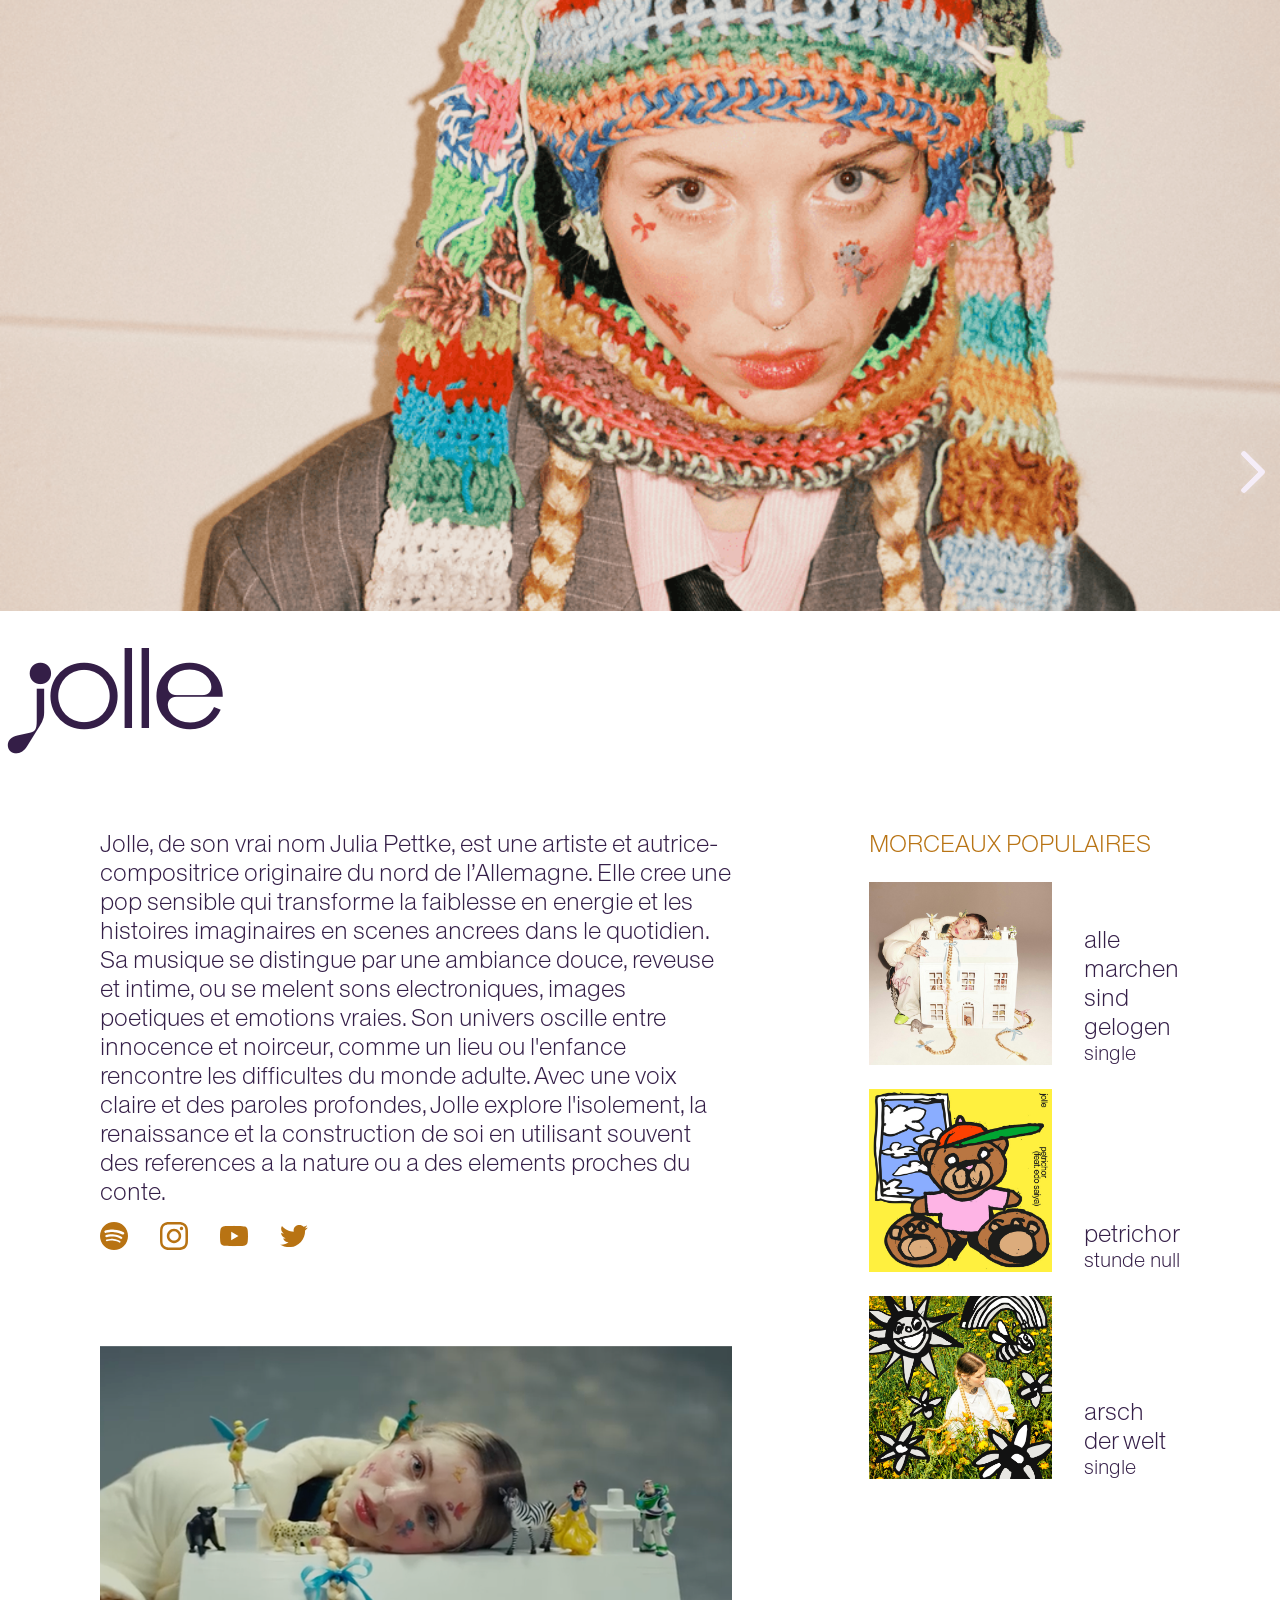
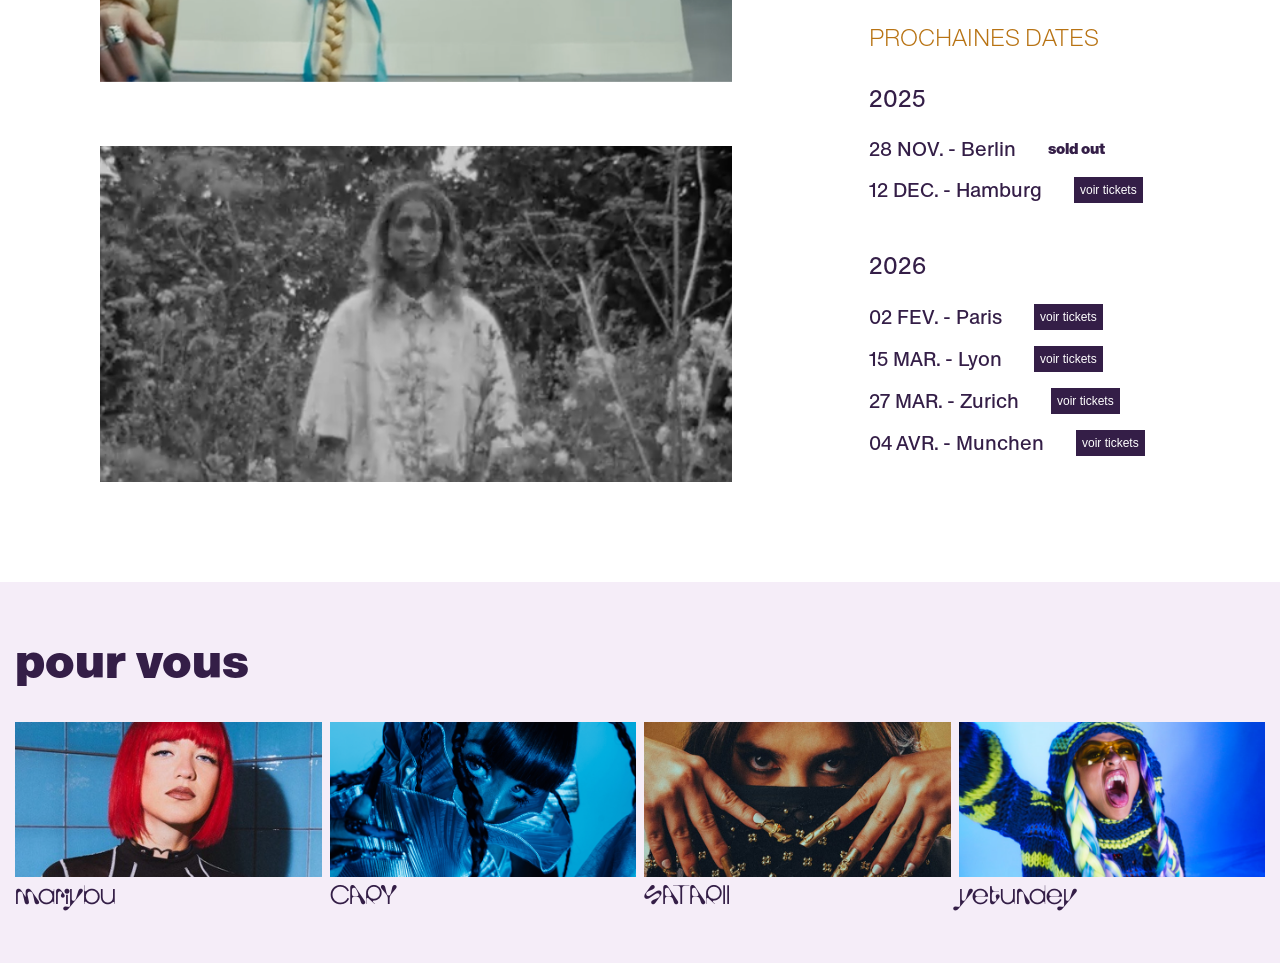
<file: src/artiste.html>
<!DOCTYPE html>
<html lang="en">
  <head>
    <meta charset="UTF-8" />
    <meta name="viewport" content="width=device-width, initial-scale=1.0" />
    <title>Document</title>
    <link rel="stylesheet" href="css/main.css" />
  </head>
  <body>
    <include src="./components/nav.html"></include>

    <div class="slider-artiste">
      <img class="presentation" src="img/jolle-artistepage.png" alt="" />
      <div class="infos">
        <img class="next" src="img/arrow.svg" alt="" />
      </div>
      <h2>jolle</h2>
    </div>
    <main class="content-artiste">
      <div class="left-artistes">
        <div class="introduction">
          <p>
            Jolle, de son vrai nom Julia Pettke, est une artiste et
            autrice-compositrice originaire du nord de l’Allemagne. Elle cree
            une pop sensible qui transforme la faiblesse en energie et les
            histoires imaginaires en scenes ancrees dans le quotidien. Sa
            musique se distingue par une ambiance douce, reveuse et intime, ou
            se melent sons electroniques, images poetiques et emotions vraies.
            Son univers oscille entre innocence et noirceur, comme un lieu ou
            l'enfance rencontre les difficultes du monde adulte. Avec une voix
            claire et des paroles profondes, Jolle explore l'isolement, la
            renaissance et la construction de soi en utilisant souvent des
            references a la nature ou a des elements proches du conte.
          </p>
          <div class="reseaux">
            <img src="img/orange/spotify-orange.svg" alt="" />
            <img src="img/orange/instagram-orange.svg" alt="" />
            <img src="img/orange/youtube-orange.svg" alt="" />
            <img src="img/orange/twitter-orange.svg" alt="" />
          </div>
        </div>
        <div class="clips">
          <img src="img/clip1.png" alt="" />
          <img src="img/clip2.png" alt="" />
        </div>
      </div>

      <div class="right-artistes">
        <div class="morceaux">
          <h1>morceaux populaires</h1>
          <div class="gelogen">
            <img src="img/cover-gelogen.jpg" alt="" />
            <div class="name">
              <p class="title">alle marchen sind gelogen</p>
              <p class="type">single</p>
            </div>
          </div>

          <div class="petrichor">
            <img src="img/cover-petrichor.jpg" alt="" />
            <div class="name">
              <p class="title">petrichor</p>
              <p class="type">stunde null</p>
            </div>
          </div>

          <div class="arsch">
            <img src="img/cover-arsch.jpg" alt="" />
            <div class="name">
              <p class="title">arsch der welt</p>
              <p class="type">single</p>
            </div>
          </div>
        </div>
        <div class="date">
          <h1>prochaines dates</h1>

          <div class="dates-complete">
            <h2 class="annee">2025</h2>

            <div class="infos-tickets">
              <h3 class="lieu">28 NOV. - Berlin</h3>
              <h3 class="sold-out">sold out</h3>
            </div>

            <div class="infos-tickets">
              <h3 class="lieu">12 DEC. - Hamburg</h3>
              <h3 class="tickets">voir tickets</h3>
            </div>

            <h2 class="annee">2026</h2>
            <div class="infos-tickets">
              <h3 class="lieu">02 FEV. - Paris</h3>
              <h3 class="tickets">voir tickets</h3>
            </div>

            <div class="infos-tickets">
              <h3 class="lieu">15 MAR. - Lyon</h3>
              <h3 class="tickets">voir tickets</h3>
            </div>

            <div class="infos-tickets">
              <h3 class="lieu">27 MAR. - Zurich</h3>
              <h3 class="tickets">voir tickets</h3>
            </div>

            <div class="infos-tickets">
              <h3 class="lieu">04 AVR. - Munchen</h3>
              <h3 class="tickets">voir tickets</h3>
            </div>
          </div>
        </div>
      </div>
    </main>
    <div class="pour-vous">
      <h1 class="pv">pour vous</h1>
      <div class="pv-artistes">
        <div class="artiste-pv">
          <img src="img/pour-vous/pv-mariybu.png" alt="" />
          <h3 class="nom-artiste">mariybu</h3>
        </div>
        <div class="artiste-pv">
          <img src="img/pour-vous/cary-pv.png" alt="" />
          <h3 class="nom-artiste">CARY</h3>
        </div>
        <div class="artiste-pv">
          <img src="img/pour-vous/satarii-pv.png" alt="" />
          <h3 class="nom-artiste">SATARII</h3>
        </div>
        <div class="artiste-pv">
          <img src="img/pour-vous/yetundey-pv2.png" alt="" />
          <h3 class="nom-artiste">yetundey</h3>
        </div>
      </div>
    </div>

    <include src="./components/footer.html"></include>
  </body>
</html>
</file>
<file: src/css/main.css>
* {
  box-sizing: border-box;
  margin: 0;
  padding: 0;
}

a {
  color: inherit;
}

img,
video {
  display: block;
}

body {
  font-family: "Antique Legacy Trial";
}

@font-face {
  font-family: "Void Trial";
  src: url("../fonts/Void/Void-Regular/Void-Regular-Trial.otf")
    format("opentype");
  font-weight: 400;
}

@font-face {
  font-family: "Void Trial";
  src: url("../fonts/Void/Void-Bold/Void-Bold-Trial.otf") format("opentype");
  font-weight: 700;
}

@font-face {
  font-family: "Antique Legacy Trial";
  src: url("../fonts/Antique-Legacy/Antique-Legacy-Regular/Antique-Legacy-Regular-Trial.otf")
    format("opentype");
  font-weight: 400;
}

@font-face {
  font-family: "Antique Legacy Trial";
  src: url("../fonts/Antique-Legacy/Antique-Legacy-Thin/Antique-Legacy-Thin-Trial.otf")
    format("opentype");
  font-weight: 100;
}

@font-face {
  font-family: "Antique Legacy Trial";
  src: url("../fonts/Antique-Legacy/Antique-Legacy-Bold/Antique-Legacy-Bold-Trial.otf")
    format("opentype");
  font-weight: 700;
}

.menu {
  display: flex;
  flex-direction: row;
  align-items: center;
  gap: 32px;
}

.nav {
  display: flex;
  flex-direction: row;
  align-items: center;
  justify-content: space-between;
  margin: 16px 15px 32px 15px;
}

.nav img {
  width: 118px;
}

p {
  color: #341e47;
  font-size: 24px;
  font-weight: 400;
}

.icons {
  display: flex;
  gap: 16px;
}

.icons img {
  width: 24px;
}

.slider {
  position: relative;
}

.slider .artiste {
  width: 100%;
  object-fit: cover;
  height: 611px;
  object-position: top;
  overflow: hidden;
}

.slider .artiste {
  width: 100%;
  object-fit: cover;
  display: block;
}

.slider .info {
  display: flex;
  flex-direction: column;
  gap: 128px;
  align-items: end;
  position: absolute;
  top: 50%;
  right: 0px;
  margin: 0px 15px;
}

.slider h1 {
  color: #f5edf8;
  font-family: "Antique Legacy Trial";
  font-size: 128px;
  text-transform: uppercase;
  font-weight: 700;
}

main {
  margin: 96px 15px 0px 0px;
}
.content h2 {
  color: var(--Colors-violet-dark, #341e47);
  font-family: "Antique Legacy Trial";
  font-size: var(--Text-40, 40px);
  font-weight: 250;
  text-transform: uppercase;
  margin-bottom: 32px;
  padding: 24px 32px 2px 15px;
  width: 384px;
  background-color: var(--Colors-violet-light, #f5edf8);
}

.jolle a img,
.cary img,
.skuff img,
.diep img,
.mariybu img,
.yetundey img,
.satarii img,
.mimii img {
  width: 100%;
  height: auto;
  transition: transform 0.3s ease-in-out;
}

.jolle,
.cary,
.skuff,
.diep,
.mariybu,
.yetundey,
.satarii,
.mimii {
  display: flex;
  flex-direction: column;
  width: 100%;
}

.jolle:hover,
.cary:hover,
.skuff:hover,
.diep:hover,
.mariybu:hover,
.yetundey:hover,
.satarii:hover,
.mimii:hover {
  transform: scale(0.98);
}

.skuff,
.diep,
.mariybu,
.yetundey {
  max-width: 100%;
  font-size: 56px;
  margin: 0px 0px 75px 0px;
}

.bottom,
.top {
  display: flex;
  gap: 8px;
}

.artistes {
  display: flex;
  gap: 8px;
  justify-content: center;
  margin-left: 15px;
}

.content h3,
.jolle a {
  color: var(--Colors-violet-dark, #341e47);
  font-family: "Void Trial";
  font-weight: 700;
  margin: 0px;
  text-decoration: none;
}

.jolle a img {
  max-width: 100%;
}

.cary,
.mimii {
  font-size: 96px;
  text-transform: uppercase;
  margin: 0px 0px 56px 0px;
}

.satarii {
  text-transform: uppercase;
  font-size: 128px;
  margin: 0px 0px 64px 0px;
}

.jolle a .lien-nom {
  margin-bottom: 89px;
  padding-left: 30px;
  font-size: 128px;
}

.jolle {
  position: relative;
}

.bg-square-container {
  position: relative;
}

.bg-square-violet {
  position: absolute;
  background-color: hsla(284, 44%, 95%, 1);
  top: 21%;
  left: 0;
  right: 10%;
  bottom: 5%;
  z-index: -1;
}

.contact .icons {
  display: flex;
  gap: 8px;
  align-items: center;
}

.contact {
  display: flex;
  flex-direction: column;
  gap: 16px;
}

.ecoute .icons {
  display: flex;
  gap: 8px;
  align-items: center;
}

.ecoute {
  display: flex;
  flex-direction: column;
  gap: 16px;
}

.news {
  display: flex;
  flex-direction: column;
  gap: 16px;
}

.politique {
  display: flex;
  flex-direction: column;
}

footer {
  background-color: #341e47;
  display: flex;
  justify-content: space-between;
  font-family: Helvetica;
  font-size: 16px;
  font-weight: 200;
  text-transform: uppercase;
  padding: 56px 100px 128px 100px;
}

footer p {
  color: var(--Colors-violet-light, #f5edf8);
  font-size: 16px;
}

footer .icons img {
  width: 20px;
}

.email {
  color: var(--Colors-violet-light, #f5edf8);
  font-family: Helvetica;
  font-size: 14px;
  font-weight: 400;
  gap: 0px;
}

button {
  border: none;
  background-color: #f5edf8;
  padding: 4px;
  color: #341e47;
}

input {
  border: #f5edf8 1px solid;
  padding: 3px;
  background-color: #341e47;
  color: #f5edf8;
}

.slider-artiste {
  margin: 0px;
}

.slider-artiste .presentation {
  width: 100%;
  object-fit: cover;
  height: 611px;
  object-position: top 60%;
  overflow: hidden;
}

.slider-artiste .presentation {
  width: 100%;
  object-fit: cover;
  display: block;
  position: relative;
}

.infos {
  display: flex;
  flex-direction: column;
  gap: 128px;
  justify-content: center;
  position: absolute;
  top: 50%;
  right: 0px;
  margin: 0px 15px;
}

.content-artiste {
  margin: 64px 100px 100px 100px;
}

.slider-artiste h2 {
  color: var(--Colors-violet-dark, #341e47);
  font-family: "Void Trial";
  font-size: var(--Spaces-128, 128px);
  font-weight: 400;
  margin-left: 32px;
}

.content-artiste p {
  max-width: 100%;
  color: var(--Colors-violet-dark, #341e47);
  font-family: "Antique Legacy Trial";
  font-size: var(--Text-24, 24px);
  font-weight: 300;
}

.reseaux {
  display: flex;
  gap: 32px;
}

.reseaux img {
  width: 28px;
}

.introduction {
  display: flex;
  flex-direction: column;
  gap: 16px;
}

.clips img {
  width: 100%;
}

.clips {
  display: flex;
  flex-direction: column;
  gap: 64px;
}

.left-artistes {
  display: flex;
  flex-direction: column;
  gap: 96px;
}

.gelogen img,
.petrichor img,
.arsch img {
  width: 183px;
}

.gelogen,
.petrichor,
.arsch {
  display: flex;
  align-items: end;
  gap: 32px;
}

.morceaux .title {
  color: var(--Colors-violet-dark, #341e47);
  font-family: "Antique Legacy Trial";
  font-size: 24px;
  font-weight: 300;
  max-width: 100%;
}

.morceaux .type {
  color: var(--Colors-violet-dark, #341e47);
  font-family: "Antique Legacy Trial";
  font-size: 20px;
  font-weight: 300;
}

.morceaux {
  display: flex;
  flex-direction: column;
  gap: 24px;
}

.morceaux h1,
.date h1 {
  color: var(--Colors-orange, #b87313);
  font-family: "Antique Legacy Trial";
  font-size: var(--Text-24, 24px);
  font-weight: 300;
  text-transform: uppercase;
}

.annee {
  color: var(--Colors-violet-dark, #341e47);
  font-family: "Antique Legacy Trial";
  font-size: var(--Text-24, 24px);
  font-weight: 450;
  text-transform: uppercase;
  margin: 32px 0px 8px 0px;
}

.infos-tickets {
  display: flex;
  align-items: center;
  gap: 32px;
}

.lieu {
  color: var(--Colors-violet-dark, #341e47);
  font-family: "Antique Legacy Trial";
  font-size: 20px;
  font-weight: 400;
}

.sold-out {
  color: var(--Colors-violet-dark, #341e47);
  font-family: "Antique Legacy Trial";
  font-size: 15px;
  font-weight: 700;
}

.tickets {
  color: var(--Colors-background, #fff);
  font-family: Helvetica;
  font-size: 12px;
  font-weight: 400;
  padding: 6px;
  background-color: #341e47;
}

.dates-complete {
  display: flex;
  flex-direction: column;
  gap: 16px;
}

.right-artistes {
  display: flex;
  flex-direction: column;
  gap: 144px;
}

.content-artiste {
  display: flex;
  gap: 137px;
}

.artiste-pv {
  display: flex;
  flex-direction: column;
  max-width: 100%;
}

.pv-artistes {
  display: grid;
  grid-template-columns: 1fr 1fr 1fr 1fr;
  gap: 8px;
  justify-content: center;
  padding: 0px 15px;
}

.pv-artistes img {
  width: 100%;
  height: auto;
}

.pv-artistes {
  width: 100%;
}

.pour-vous {
  display: flex;
  flex-direction: column;
  gap: 32px;
  padding: 50px 0px;
  background-color: #f5edf8;
}

.nom-artiste {
  color: var(--Colors-violet-dark, #341e47);
  font-family: "Void Trial";
  font-size: 30px;
  font-weight: 400;
}

.pv {
  color: var(--Colors-violet-dark, #341e47);
  font-family: "Antique Legacy Trial";
  font-size: var(--Spaces-48, 48px);
  font-weight: 600;
  margin: 0px 15px;
}

@media screen and (max-width: 768px) {
  .menu {
    display: flex;
    flex-direction: row;
    align-items: center;
    gap: 8px;
  }

  .nav img {
    width: 70px;
  }

  p {
    font-size: 14px;
  }

  .icons {
    gap: 8px;
  }

  .icons img {
    width: 16px;
  }

  main {
    margin: 96px 8px 0px 0px;
  }

  .content h2 {
    font-size: 24;
    font-weight: 250;
    width: 200px;
  }

  .artistes {
    flex-direction: column;
    margin-left: 8px;
  }

  .skuff,
  .diep,
  .mariybu,
  .yetundey {
    font-size: 28px;
    margin: 0px 0px 32px 0px;
  }

  .jolle a img {
    max-width: 100%;
  }

  .cary,
  .mimii {
    font-size: 64px;
    margin: 0px 0px 36px 0px;
  }

  .satarii {
    text-transform: uppercase;
    font-size: 108px;
    margin: 0px 0px 48px 0px;
  }

  .jolle a .lien-nom {
    margin-bottom: 40px;
    font-size: 108px;
  }

  .bg-square-violet {
    top: 20%;
    left: 0;
    right: 12%;
    bottom: 3%;
    z-index: -1;
  }

  footer {
    flex-direction: column;
    gap: 24px;
    padding: 56px 100px 128px 50px;
  }
  footer p {
    font-size: 12px;
  }

  footer .icons img {
    width: 16px;
  }

  .content-artiste {
    margin: 32px 50px 56px 50px;
  }

  .content-artiste {
    flex-direction: column;
    gap: 108px;
  }

  .content-artiste p {
    font-size: 20px;
  }

  .reseaux {
    gap: 16px;
  }

  .reseaux img {
    width: 20px;
  }

  .clips {
    gap: 32px;
  }

  .left-artistes,
  .right-artistes,
  .content-artiste {
    gap: 64px;
  }

  .gelogen img,
  .petrichor img,
  .arsch img {
    width: 100px;
  }

  .gelogen,
  .petrichor,
  .arsch {
    gap: 16px;
  }

  .morceaux .title {
    font-size: 20px;
    max-width: 200px;
  }

  .morceaux .type {
    font-size: 16px;
  }

  .morceaux h1,
  .date h1 {
    font-size: 20px;
  }

  .annee {
    font-size: 20px;
    margin: 24px 0px 8px 0px;
  }

  .lieu {
    font-size: 16;
  }

  .sold-out {
    font-size: 16px;
  }

  .tickets {
    font-size: 12px;
  }

  .dates-complete {
    gap: 12px;
  }

  .pv-artistes {
    gap: 4px;
    padding: 0px 8px;
  }

  .pour-vous {
    gap: 20px;
    padding: 20px 0px;
  }

  .nom-artiste {
    font-size: 20px;
    font-weight: 400;
  }

  .pv {
    font-size: 32;
    margin: 0px 8px;
  }
}
</file>
